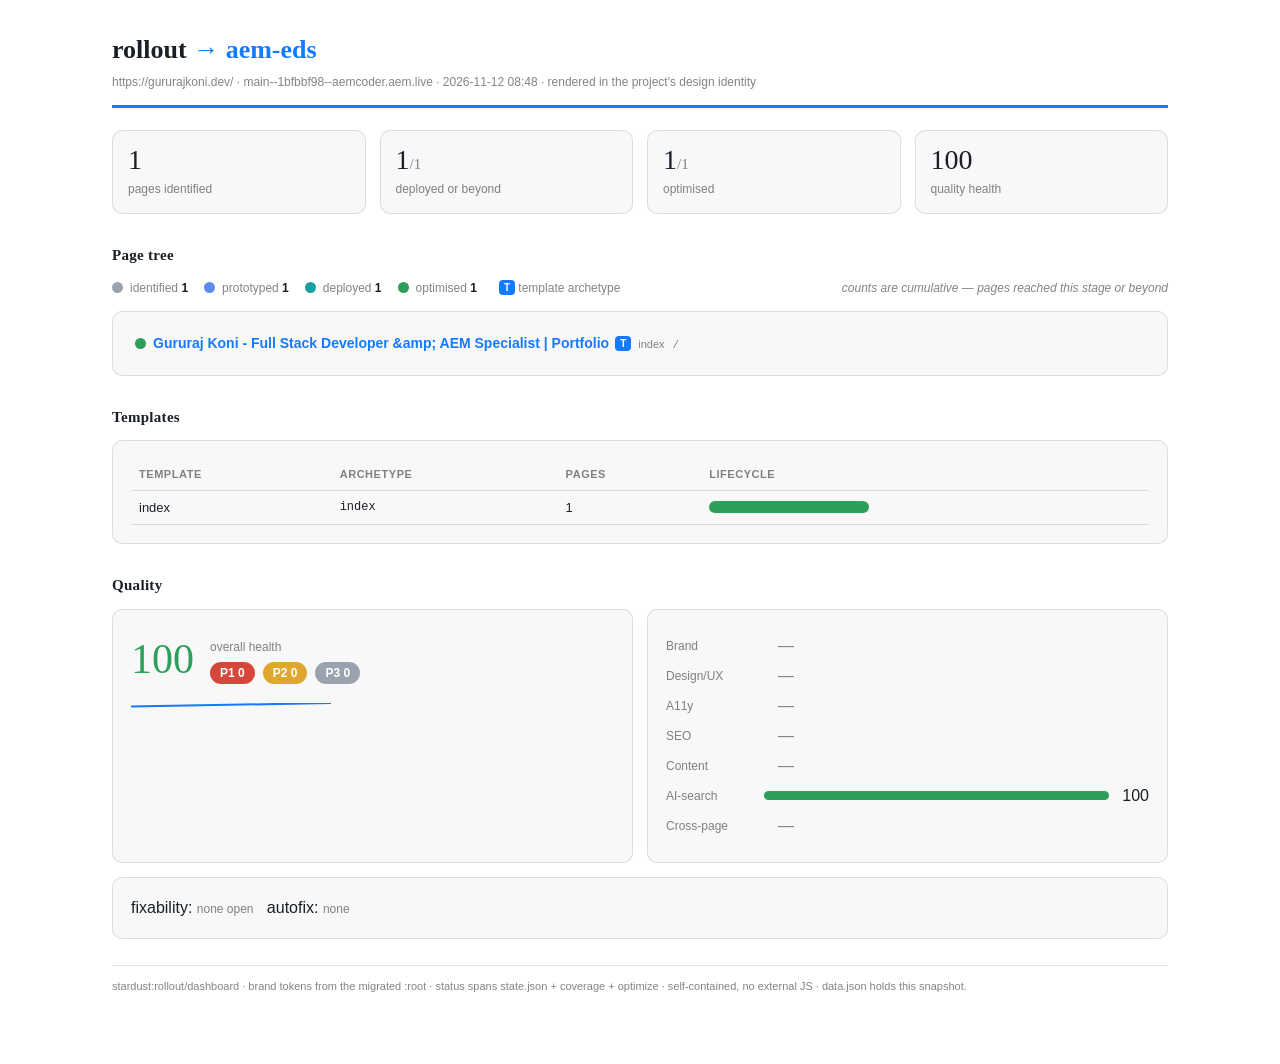
<file: stardust/rollout/dashboard/index.html>
<!doctype html><html lang="en"><head><meta charset="utf-8"><meta name="viewport" content="width=device-width, initial-scale=1">
<title>rollout — https://gururajkoni.dev/</title>
<style>
:root{--bg:#ffffff;--fg:#1a1f26;--accent:#147aff;--heading:Georgia, serif;--body:-apple-system,BlinkMacSystemFont,"Segoe UI",Helvetica,Arial,sans-serif;--radius:10px;--maxw:1100px;
--muted:color-mix(in srgb,var(--fg) 55%,transparent);--line:color-mix(in srgb,var(--fg) 12%,transparent);--card:color-mix(in srgb,var(--fg) 3%,var(--bg))}
*{box-sizing:border-box}body{margin:0;font-family:var(--body);color:var(--fg);background:var(--bg);line-height:1.5}
.wrap{max-width:var(--maxw);margin:0 auto;padding:30px 22px 70px}
header{border-bottom:3px solid var(--accent);padding-bottom:14px;margin-bottom:22px}
h1{font-family:var(--heading);font-size:26px;margin:0}h1 b{color:var(--accent)}
h2{font-family:var(--heading);font-size:15px;letter-spacing:.02em;margin:30px 0 12px}
.sub{color:var(--muted);font-size:12px;margin-top:4px}
.cards{display:grid;grid-template-columns:repeat(4,1fr);gap:14px;margin-bottom:8px}
.card{background:var(--card);border:1px solid var(--line);border-radius:var(--radius);padding:15px}
.card .n{font-family:var(--heading);font-size:28px;line-height:1}.card .l{font-size:12px;color:var(--muted);margin-top:6px}
.panel{background:var(--card);border:1px solid var(--line);border-radius:var(--radius);padding:18px;margin-bottom:14px}
.legend{display:flex;flex-wrap:wrap;gap:16px;margin:2px 0 14px;align-items:center}
.lg{font-size:12px;color:var(--muted)}.lg b{color:var(--fg)}.muted-note{font-style:italic;margin-left:auto}
.dot{display:inline-block;width:11px;height:11px;border-radius:50%;margin-right:7px;vertical-align:-1px}
.dot.folder{background:transparent;border:1.5px solid var(--line)}
.tree{font-size:14px}.tree ul{list-style:none;margin:0;padding-left:20px;border-left:1px dotted var(--line)}
.tree>ul{padding-left:4px;border-left:none}.tree li{margin:3px 0}
.nm{font-weight:600}.nm.is-t{color:var(--accent)}.nm.dir{color:var(--muted);font-weight:600}
.tmpl-badge{display:inline-block;background:var(--accent);color:var(--bg);font-size:10px;font-weight:700;border-radius:4px;padding:0 5px;margin-left:6px;vertical-align:1px}
.tref{font-size:11px;color:var(--muted);margin-left:7px}
.pth{font-size:11px;color:var(--muted);margin-left:8px;font-family:ui-monospace,Menlo,Consolas,monospace}
.fnd{font-size:11px;color:#d6473b;margin-left:8px}
table{width:100%;border-collapse:collapse;font-size:13px}td,th{text-align:left;padding:7px 8px;border-bottom:1px solid var(--line)}
th{font-size:11px;text-transform:uppercase;letter-spacing:.05em;color:var(--muted)}.mono{font-family:ui-monospace,Menlo,Consolas,monospace;font-size:12px}
.stack{display:flex;height:12px;width:160px;border-radius:6px;overflow:hidden;background:color-mix(in srgb,var(--fg) 8%,transparent)}.stack span{display:block}
.grid2{display:grid;grid-template-columns:1fr 1fr;gap:14px}
.gauge{display:flex;align-items:center;gap:16px}.gauge .big{font-family:var(--heading);font-size:42px}
.sev{display:flex;gap:8px;margin-top:6px}.pill{border-radius:20px;padding:2px 10px;font-size:12px;font-weight:600;color:#fff}
.dim{display:flex;align-items:center;gap:10px;margin:6px 0}.dl{width:88px;font-size:12px;color:var(--muted)}.dbar{flex:1;height:9px;background:color-mix(in srgb,var(--fg) 8%,transparent);border-radius:5px;overflow:hidden}.dbar i{display:block;height:100%}.dn{width:30px;text-align:right;font-variant-numeric:tabular-nums}.dn.na{color:var(--muted)}
.chip{display:inline-block;border:1px solid var(--line);border-radius:20px;padding:2px 10px;margin:3px 4px 0 0;font-size:12px}.chip b{color:var(--accent)}
footer{margin-top:26px;color:var(--muted);font-size:11px;border-top:1px solid var(--line);padding-top:12px}
@media(max-width:720px){.cards{grid-template-columns:repeat(2,1fr)}.grid2{grid-template-columns:1fr}}
</style></head><body><div class="wrap">
<header><h1>rollout <b>→ aem-eds</b></h1><div class="sub">https://gururajkoni.dev/ · main--1bfbbf98--aemcoder.aem.live · 2026-11-12 08:48 · rendered in the project's design identity</div></header>

<div class="cards">
  <div class="card"><div class="n">1</div><div class="l">pages identified</div></div>
  <div class="card"><div class="n">1<span style="font-size:15px;color:var(--muted)">/1</span></div><div class="l">deployed or beyond</div></div>
  <div class="card"><div class="n">1<span style="font-size:15px;color:var(--muted)">/1</span></div><div class="l">optimised</div></div>
  <div class="card"><div class="n">100</div><div class="l">quality health</div></div>
</div>

<h2>Page tree</h2>
<div class="legend"><span class="lg"><i class="dot" style="background:#9aa3ad" title="identified"></i>identified <b>1</b></span><span class="lg"><i class="dot" style="background:#5b8def" title="prototyped"></i>prototyped <b>1</b></span><span class="lg"><i class="dot" style="background:#18a0a0" title="deployed"></i>deployed <b>1</b></span><span class="lg"><i class="dot" style="background:#2e9e5b" title="optimised"></i>optimised <b>1</b></span><span class="lg"><span class="tmpl-badge">T</span> template archetype</span><span class="lg muted-note">counts are cumulative — pages reached this stage or beyond</span></div>
<div class="panel tree"><ul><li class="root"><i class="dot" style="background:#2e9e5b" title="optimised"></i><span class="nm is-t">Gururaj Koni - Full Stack Developer &amp;amp; AEM Specialist | Portfolio</span><span class="tmpl-badge" title="template archetype for index">T</span><span class="tref">index</span><span class="pth">/</span></li></ul></div>

<h2>Templates</h2>
<div class="panel"><table><thead><tr><th>template</th><th>archetype</th><th>pages</th><th>lifecycle</th></tr></thead><tbody><tr><td>index</td><td class="mono">index</td><td>1</td><td><span class="stack"><span style="width:100%;background:#2e9e5b" title="optimised: 1"></span></span></td></tr></tbody></table></div>

<h2>Quality</h2>
<div class="grid2">
  <div class="panel"><div class="gauge"><div class="big" style="color:#2e9e5b">100</div><div><div class="sub">overall health</div><div class="sev"><span class="pill" style="background:#d6473b">P1 0</span><span class="pill" style="background:#e0a72e">P2 0</span><span class="pill" style="background:#9aa3ad">P3 0</span></div></div></div><div style="margin-top:12px"><svg width="200" height="36" viewBox="0 0 200 36"><polyline fill="none" stroke="#147aff" stroke-width="2" points="0,3.6000000000000014 200,0"/></svg></div></div>
  <div class="panel"><div class="dim"><span class="dl">Brand</span><span class="dn na">—</span></div><div class="dim"><span class="dl">Design/UX</span><span class="dn na">—</span></div><div class="dim"><span class="dl">A11y</span><span class="dn na">—</span></div><div class="dim"><span class="dl">SEO</span><span class="dn na">—</span></div><div class="dim"><span class="dl">Content</span><span class="dn na">—</span></div><div class="dim"><span class="dl">AI-search</span><span class="dbar"><i style="width:100%;background:#2e9e5b"></i></span><span class="dn">100</span></div><div class="dim"><span class="dl">Cross-page</span><span class="dn na">—</span></div></div>
</div>
<div class="panel">fixability: <span class="sub">none open</span> &nbsp; autofix: <span class="sub">none</span></div>

<footer>stardust:rollout/dashboard · brand tokens from the migrated :root · status spans state.json + coverage + optimize · self-contained, no external JS · data.json holds this snapshot.</footer>
</div></body></html>
</file>
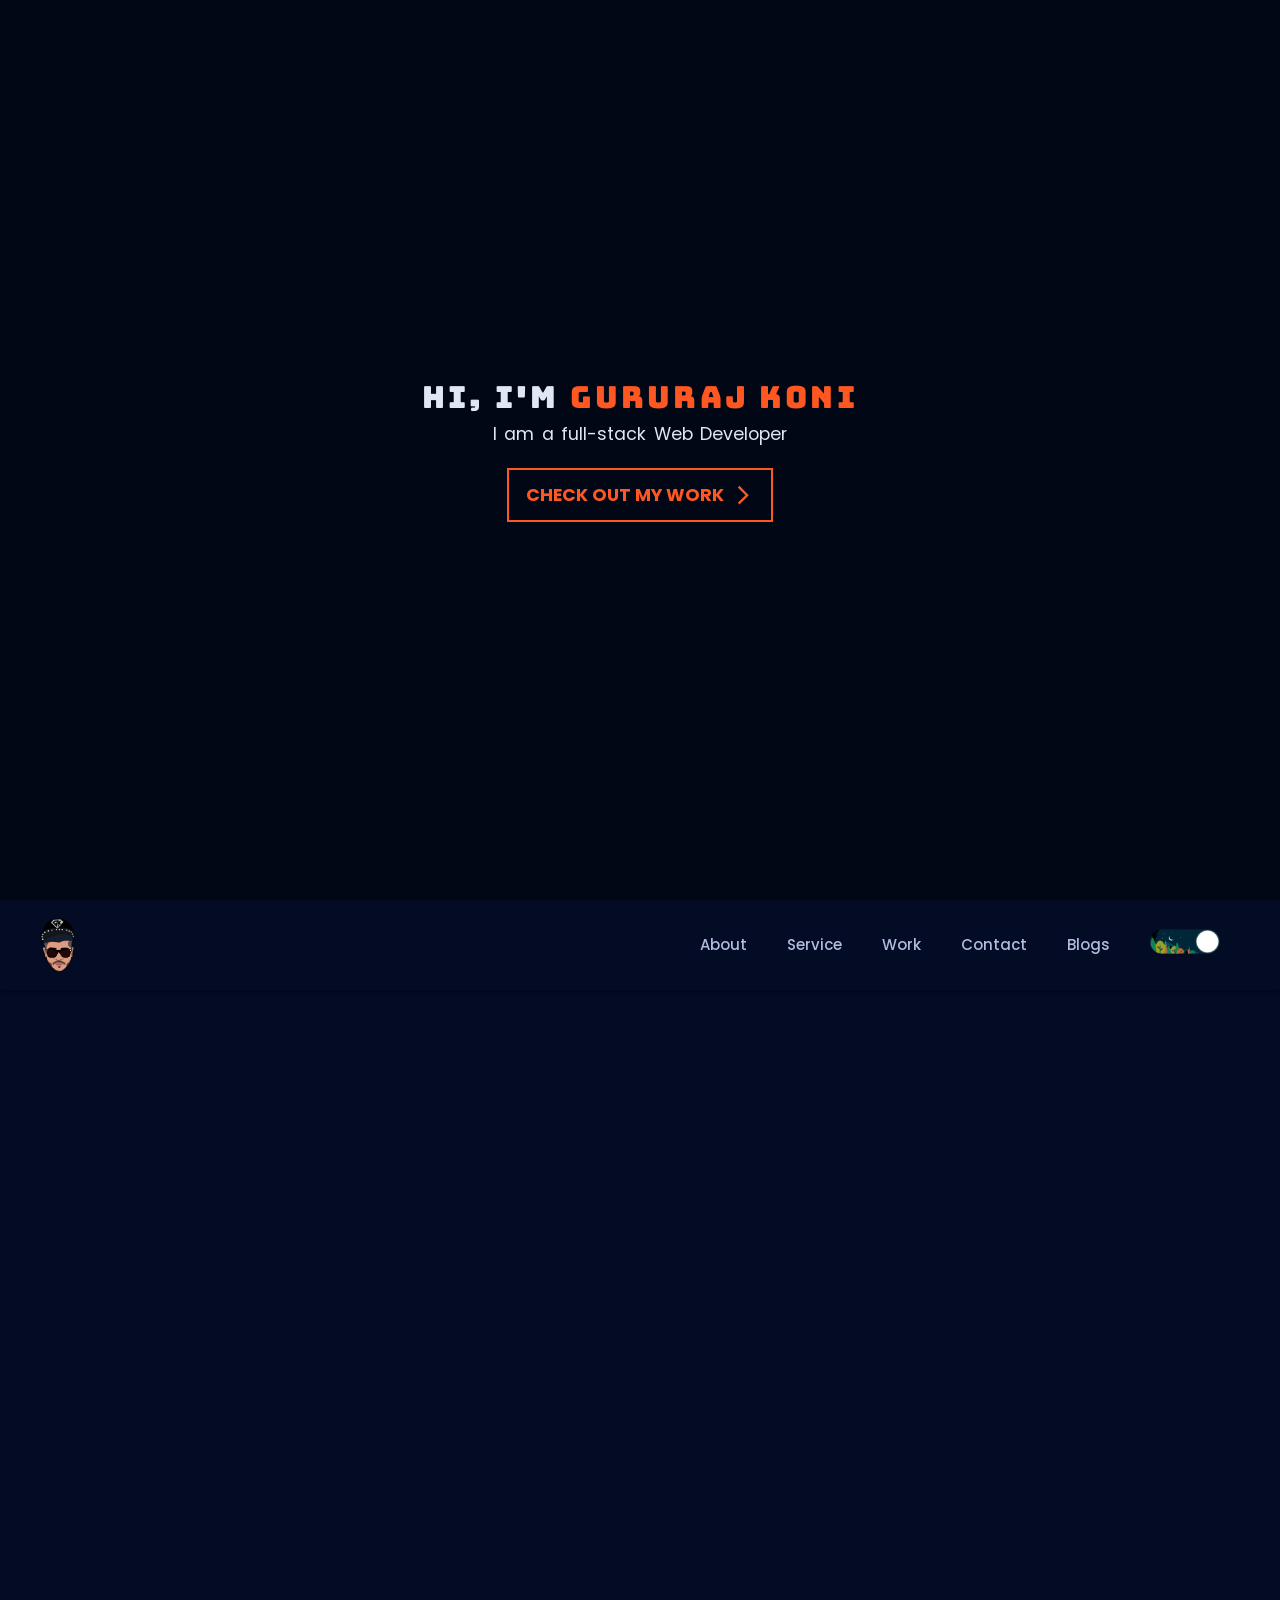
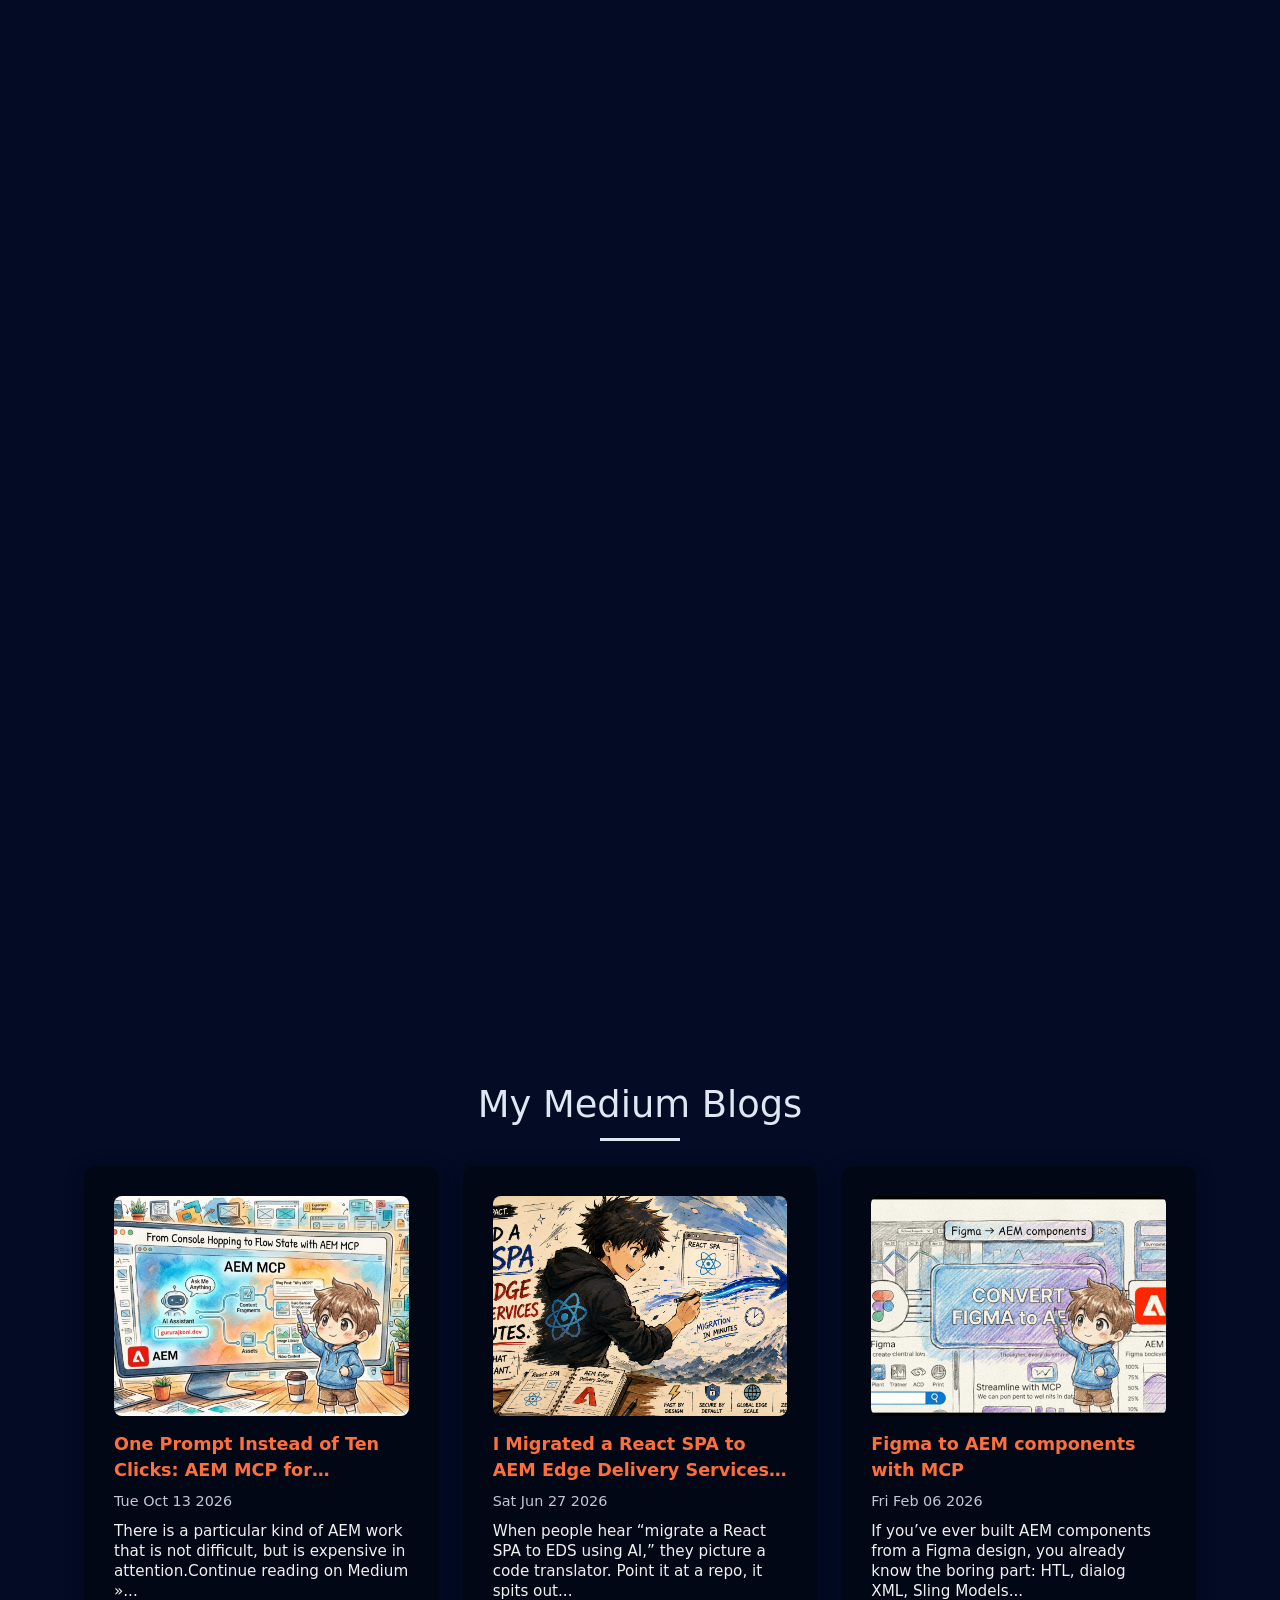
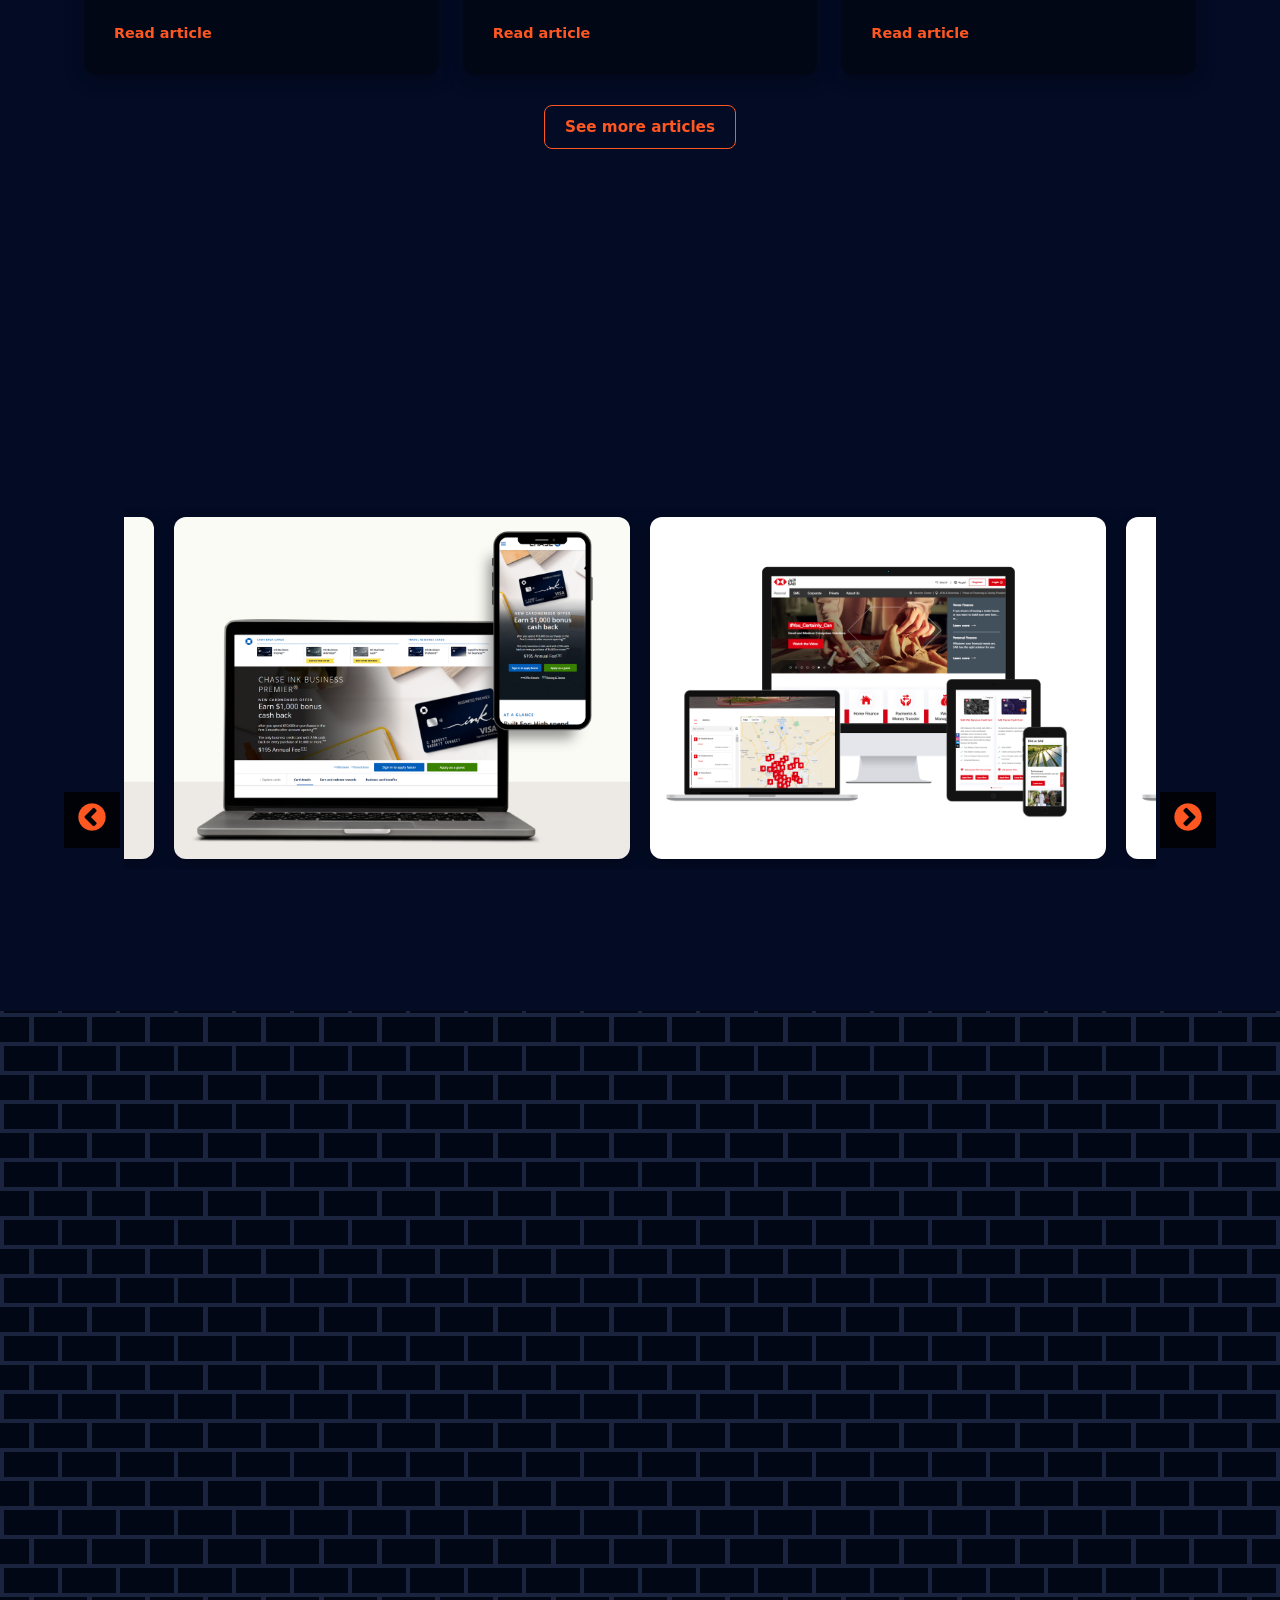
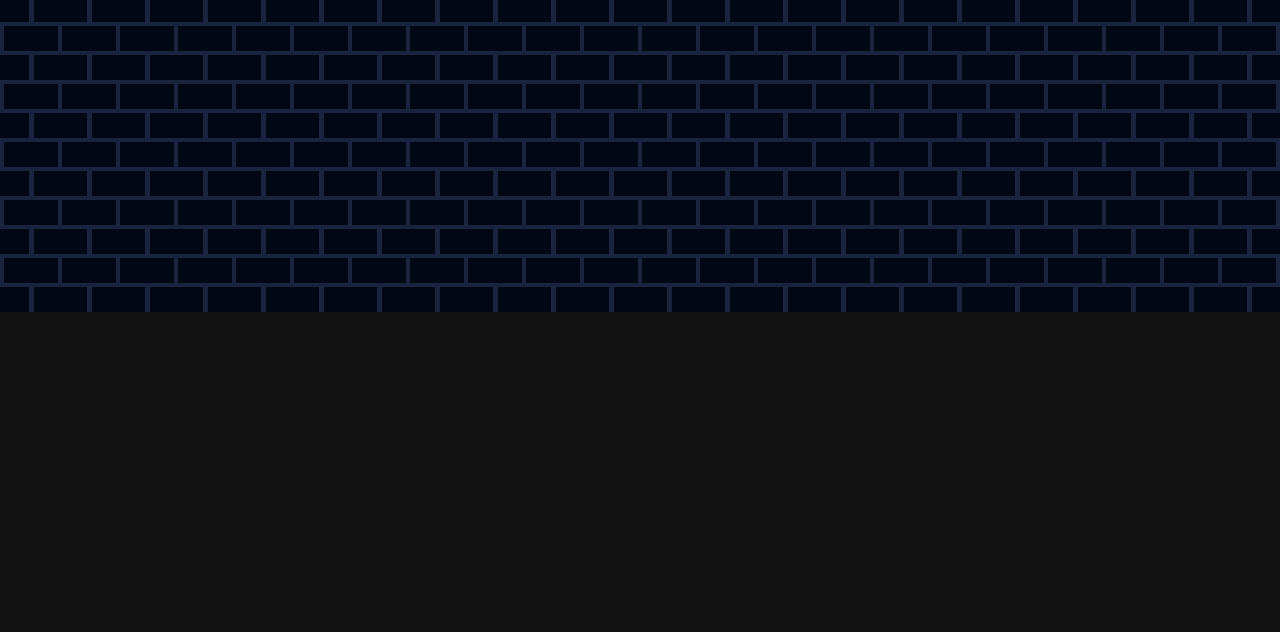
<file: stardust/prototypes/index-proposed.html>
<!DOCTYPE html>
<html lang="en">
<head>
  <meta charset="UTF-8">
  <meta name="viewport" content="width=device-width, initial-scale=1.0">
  <title>Gururaj Koni - Full Stack Developer &amp; AEM Specialist | Portfolio</title>
  <meta name="title" content="Gururaj Koni - Full Stack Developer &amp; AEM Specialist | Portfolio">
  <meta name="author" content="Gururaj Koni">
  <meta name="robots" content="index, follow">
  <link rel="canonical" href="https://gururajkoni.dev">
  <meta property="og:type" content="website">
  <meta property="og:url" content="https://gururajkoni.dev">
  <meta property="og:title" content="Gururaj Koni - Full Stack Developer &amp; AEM Specialist">
  <meta property="twitter:card" content="summary_large_image">
  <meta property="twitter:title" content="Gururaj Koni - Full Stack Developer &amp; AEM Specialist">
  <link rel="icon" type="image/png" href="media/logo-e3524b36.png">
  <link rel="stylesheet" href="index.css">
  <script src="index.js" defer></script>
</head>
<body>
<div class="App dark">

  <!-- Hero (static rendition of the three.js star field: solid --dark-blue canvas) -->
  <div class="hero">
    <section class="hero__section" data-reveal-group>
      <div class="hero__container">
        <p class="hero__intro">Hi, I'm <span class="hero__name" data-reveal="fade" style="--reveal-delay:.1s">Gururaj Koni</span></p>
        <p class="hero__desc" data-reveal="fade" style="--reveal-delay:.5s">I am a full-stack Web Developer</p>
        <button class="hero__btn" type="button" data-reveal="fade" style="--reveal-delay:.6s" data-scroll-viewport><span class="hero__btn-hover">Check out my work</span><span class="hero__btn-label">Check out my work</span><svg class="hero__arrow" stroke="currentColor" fill="currentColor" stroke-width="0" viewBox="0 0 24 24" height="1em" width="1em" xmlns="http://www.w3.org/2000/svg"><path fill="none" d="M0 0h24v24H0V0z"></path><path d="M6.23 20.23L8 22l10-10L8 2 6.23 3.77 14.46 12z"></path></svg></button>
      </div>
    </section>
    <div class="hero__bg">
      <div class="star-canvas"></div>
    </div>
  </div>

  <div class="body">
    <header class="navbar-container">
      <nav class="navbar">
        <button class="navbar__logo-btn" type="button" data-scroll-top><img class="navbar__logo" src="media/logo-e3524b36.png" alt="My logo"></button>
        <ul class="navbar__links">
          <li><a class="navbar__link" href="/#about">About</a></li>
          <li><a class="navbar__link" href="/#service">Service</a></li>
          <li><a class="navbar__link" href="/#work">Work</a></li>
          <li><a class="navbar__link" href="/#contact">Contact</a></li>
          <li><a class="navbar__link" href="/#blogs">Blogs</a></li>
          <li><button class="navbar__theme-btn" type="button" data-theme-toggle><img class="navbar__theme-img" src="media/dark-3fe9091c.png" alt="dark theme"></button></li>
        </ul>
        <div class="navbar__hamburger" role="button" tabindex="0"><span class="navbar__line"></span><span class="navbar__line"></span><span class="navbar__line"></span></div>
        <ul class="navbar__mobile-menu">
          <li><button class="navbar__theme-btn" type="button" data-theme-toggle><img class="navbar__theme-img" src="media/dark-3fe9091c.png" alt="dark theme"></button></li>
          <li><a class="navbar__mobile-link" href="/#about">About</a></li>
          <li><a class="navbar__mobile-link" href="/#service">Service</a></li>
          <li><a class="navbar__mobile-link" href="/#work">Work</a></li>
          <li><a class="navbar__mobile-link" href="/#contact">Contact</a></li>
          <li><a class="navbar__mobile-link" href="/#blogs">Blogs</a></li>
        </ul>
      </nav>
    </header>

    <main class="main">
      <!-- About -->
      <section class="section about" data-reveal-group>
        <span id="about" class="section__anchor">&nbsp;</span>
        <h1 class="section-title about__title" data-reveal="drop">About Me</h1>
        <div class="about__content">
          <div class="about__para">
            <p class="about__text" data-reveal="fade" style="--reveal-delay:.5s">I am an AEM Full Stack Developer and Graphic Designer with a Master's in Computer Science, blending technical expertise with a creative touch as a rapper and anime enthusiast. My background in the National Cadet Corps has instilled in me the discipline and leadership necessary to excel in collaborative projects. I look forward to working together on your next big thing. <a class="about__link" href="#contact">Contact me</a> to learn more.</p>
          </div>
          <div class="about__img-container" data-reveal="from-left" style="--reveal-delay:.5s"><img class="about__img" src="media/gk-face-d8668b3a.png" alt="Gururaj Koni"></div>
        </div>
      </section>

      <!-- Technologies -->
      <section class="section tech" data-reveal-group>
        <span class="section__anchor">&nbsp;</span>
        <p class="tech__title" data-reveal="fade" style="--reveal-delay:.5s">Here are a few technologies I`ve been working with recently:</p>
        <div class="tech__filters" data-reveal="drop">
          <button class="tech__filter is-active" type="button" data-filter="all">all</button>
          <button class="tech__filter" type="button" data-filter="languages">languages</button>
          <button class="tech__filter" type="button" data-filter="frameworks">frameworks</button>
          <button class="tech__filter" type="button" data-filter="tools">tools</button>
        </div>
        <div class="tech__grid"><abbr class="tech__item" title="AEM (Adobe Experience Manager)" data-stack="frameworks" data-reveal="rise" style="--reveal-delay:0s"><img class="tech__img" src="media/free-adob-experience-cloud-4238620-3516493.webp" alt="AEM (Adobe Experience Manager)"></abbr><abbr class="tech__item" title="Java" data-stack="languages" data-reveal="rise" style="--reveal-delay:.15s"><img class="tech__img" src="media/tech-java-original.svg" alt="Java"></abbr><abbr class="tech__item" title="HTML 5" data-stack="languages" data-reveal="rise" style="--reveal-delay:.3s"><img class="tech__img" src="media/tech-html5-plain.svg" alt="HTML 5"></abbr><abbr class="tech__item" title="CSS 3" data-stack="languages" data-reveal="rise" style="--reveal-delay:.45s"><img class="tech__img" src="media/tech-css3-plain.svg" alt="CSS 3"></abbr><abbr class="tech__item" title="JavaScript" data-stack="languages" data-reveal="rise" style="--reveal-delay:.6s"><img class="tech__img" src="media/tech-javascript-plain.svg" alt="JavaScript"></abbr><abbr class="tech__item" title="React JS" data-stack="frameworks" data-reveal="rise" style="--reveal-delay:.75s"><img class="tech__img" src="media/tech-react-original.svg" alt="React JS"></abbr><abbr class="tech__item" title="Bootstrap" data-stack="frameworks" data-reveal="rise" style="--reveal-delay:.9s"><img class="tech__img" src="media/tech-bootstrap-plain.svg" alt="Bootstrap"></abbr><abbr class="tech__item" title="Git" data-stack="tools" data-reveal="rise" style="--reveal-delay:1.05s"><img class="tech__img" src="media/tech-git-plain.svg" alt="Git"></abbr><abbr class="tech__item" title="Figma" data-stack="tools" data-reveal="rise" style="--reveal-delay:1.2s"><img class="tech__img" src="media/tech-figma-icon.svg" alt="Figma"></abbr><abbr class="tech__item" title="Photoshop" data-stack="tools" data-reveal="rise" style="--reveal-delay:1.35s"><img class="tech__img" src="media/tech-photoshop-plain.svg" alt="Photoshop"></abbr><abbr class="tech__item" title="Illustrator" data-stack="tools" data-reveal="rise" style="--reveal-delay:1.5s"><img class="tech__img" src="media/tech-illustrator-plain.svg" alt="Illustrator"></abbr></div>
      </section>

      <!-- Services -->
      <section class="section services" data-reveal-group>
        <span id="service" class="section__anchor">&nbsp;</span>
        <div class="services__container">
          <h1 class="section-title services__title" data-reveal="drop">My Services</h1>
          <p class="services__subtitle" data-reveal="fade" style="--reveal-delay:.15s">What I can do for you -</p>
          <div class="services__cards">
            <div class="services__tilt">
              <div class="services__card-shadow" data-reveal="from-left" style="--reveal-delay:0s;--reveal-duration:.5s">
                <div class="services__overlay"><p class="services__text">As a full stack developer, I handle both frontend and backend development, ensuring a seamless integration and functionality of your web application. From designing intuitive user interfaces to building secure server-side solutions, I deliver comprehensive web solutions.</p></div>
                <div class="services__card">
                  <div class="services__img-container"><img class="services__img" src="media/responsive-35cb8557.gif" alt="Full Stack Web Development"></div>
                  <p class="services__name">Full Stack Web Development</p>
                </div>
              </div>
            </div>
            <div class="services__tilt">
              <div class="services__card-shadow" data-reveal="from-left" style="--reveal-delay:.8s;--reveal-duration:.5s">
                <div class="services__overlay"><p class="services__text">With extensive experience in Adobe Experience Manager (AEM), I develop and customize CMS solutions that empower you to manage your website content effortlessly. I ensure that your AEM implementation is user-friendly, scalable, and tailored to meet your specific business needs.</p></div>
                <div class="services__card">
                  <div class="services__img-container"><img class="services__img" src="media/webDev-3329e0c2.gif" alt="AEM Development"></div>
                  <p class="services__name">AEM Development</p>
                </div>
              </div>
            </div>
            <div class="services__tilt">
              <div class="services__card-shadow" data-reveal="from-left" style="--reveal-delay:1.6s;--reveal-duration:.5s">
                <div class="services__overlay"><p class="services__text">As a graphic designer, I specialize in crafting visually captivating designs that enhance your web application's overall user experience. From logos to user interfaces, my creative solutions ensure a visually cohesive and memorable online presence for your brand.</p></div>
                <div class="services__card">
                  <div class="services__img-container"><img class="services__img services__img--small" src="media/galshir-vector-trophy-3925c899.gif" alt="Graphic Design"></div>
                  <p class="services__name">Graphic Design</p>
                </div>
              </div>
            </div>
          </div>
        </div>
      </section>

      <!-- Medium blogs -->
      <section class="section blogs">
        <span id="blogs" class="section__anchor">&nbsp;</span>
        <section>
          <h2 class="section-title blogs__title">My Medium Blogs</h2>
          <div class="blogs__container">
            <div class="blogs__grid"><a class="blogs__link" href="https://gururajkoni.medium.com/one-prompt-instead-of-ten-clicks-aem-mcp-for-developers-cc38a7b87734?source=rss-3e8990156abc------2" target="_blank" rel="noopener noreferrer">
                <article class="blogs__card"><img class="blogs__img" src="media/blog-1-8T7kKNdSPWYioIXbXMDc9A.jpeg" alt="One Prompt Instead of Ten Clicks: AEM MCP for Developers">
                  <h3 class="blogs__card-title">One Prompt Instead of Ten Clicks: AEM MCP for Developers</h3>
                  <p class="blogs__date">Tue Oct 13 2026</p>
                  <p class="blogs__snippet">There is a particular kind of AEM work that is not difficult, but is expensive in attention.Continue reading on Medium »...</p>
                  <span class="blogs__read-more">Read article</span></article>
              </a><a class="blogs__link" href="https://gururajkoni.medium.com/i-migrated-a-react-spa-to-aem-edge-delivery-services-in-minutes-heres-what-that-actually-meant-d0af80edaa95?source=rss-3e8990156abc------2" target="_blank" rel="noopener noreferrer">
                <article class="blogs__card"><img class="blogs__img" src="media/blog-2-k6Hw7kTDQCAxoyA4pOzfkA.png" alt="I Migrated a React SPA to AEM Edge Delivery Services in Minutes. Here’s What That Actually Meant.">
                  <h3 class="blogs__card-title">I Migrated a React SPA to AEM Edge Delivery Services in Minutes. Here’s What That Actually Meant.</h3>
                  <p class="blogs__date">Sat Jun 27 2026</p>
                  <p class="blogs__snippet">When people hear “migrate a React SPA to EDS using AI,” they picture a code translator. Point it at a repo, it spits out...</p>
                  <span class="blogs__read-more">Read article</span></article>
              </a><a class="blogs__link" href="https://gururajkoni.medium.com/figma-to-aem-components-with-mcp-78c780868459?source=rss-3e8990156abc------2" target="_blank" rel="noopener noreferrer">
                <article class="blogs__card"><img class="blogs__img" src="media/blog-3-qKBstQveTY6_8wGoq3rzCw.gif" alt="Figma to AEM components with MCP">
                  <h3 class="blogs__card-title">Figma to AEM components with MCP</h3>
                  <p class="blogs__date">Fri Feb 06 2026</p>
                  <p class="blogs__snippet">If you’ve ever built AEM components from a Figma design, you already know the boring part: HTL, dialog XML, Sling Models...</p>
                  <span class="blogs__read-more">Read article</span></article>
              </a></div>
            <button class="blogs__more" type="button" aria-expanded="false">See more articles</button>
          </div>
        </section>
      </section>

      <!-- Recent works carousel -->
      <section class="section works" data-reveal-group>
        <span id="work" class="section__anchor">&nbsp;</span>
        <div class="works__inner">
          <h1 class="section-title works__title" data-reveal="drop">My Recent Works</h1>
          <div class="works__carousel">
            <div class="works__slider" data-carousel>
              <button class="works__arrow works__arrow--prev" type="button" data-carousel-prev> Previous</button>
              <div class="works__list">
                <div class="works__track" data-carousel-track>
                  <!-- real slides; presentational loop clones are added by index.js -->
                  <div class="works__slide" data-slide>
                    <div class="works__card"><a class="works__link" href="https://www.sab.com/en/personal/" target="_blank" rel="noopener noreferrer">
                        <div class="works__img-container"><img class="works__img" src="media/SAB-0660ccc8.png" alt="SAB.com">
                          <div class="works__overlay">
                            <h2 class="works__name">SAB.com</h2>
                            <div class="works__view"><svg xmlns="http://www.w3.org/2000/svg" width="20" height="20" viewBox="0 0 24 24" fill="none" stroke="currentColor" stroke-width="2" stroke-linecap="round" stroke-linejoin="round"><path d="M18 13v6a2 2 0 0 1-2 2H5a2 2 0 0 1-2-2V8a2 2 0 0 1 2-2h6"></path><polyline points="15 3 21 3 21 9"></polyline><line x1="10" y1="14" x2="21" y2="3"></line></svg><span>View Project</span></div>
                          </div>
                        </div>
                      </a></div>
                  </div>
                  <div class="works__slide" data-slide>
                    <div class="works__card"><a class="works__link" href="https://www.meemic.com/" target="_blank" rel="noopener noreferrer">
                        <div class="works__img-container"><img class="works__img" src="media/Meemic-b6c4876f.png" alt="Meemic.com">
                          <div class="works__overlay">
                            <h2 class="works__name">Meemic.com</h2>
                            <div class="works__view"><svg xmlns="http://www.w3.org/2000/svg" width="20" height="20" viewBox="0 0 24 24" fill="none" stroke="currentColor" stroke-width="2" stroke-linecap="round" stroke-linejoin="round"><path d="M18 13v6a2 2 0 0 1-2 2H5a2 2 0 0 1-2-2V8a2 2 0 0 1 2-2h6"></path><polyline points="15 3 21 3 21 9"></polyline><line x1="10" y1="14" x2="21" y2="3"></line></svg><span>View Project</span></div>
                          </div>
                        </div>
                      </a></div>
                  </div>
                  <div class="works__slide" data-slide>
                    <div class="works__card"><a class="works__link" href="https://github.com/gururajkoni04/Shopping_Website_in_Java_Using_JSP_and_Servlet" target="_blank" rel="noopener noreferrer">
                        <div class="works__img-container"><img class="works__img" src="media/KoniStore-9b6b8acc.png" alt="Shopping Website in Java Using JSP and Servlet">
                          <div class="works__overlay">
                            <h2 class="works__name">Shopping Website in Java Using JSP and Servlet</h2>
                            <div class="works__view"><svg xmlns="http://www.w3.org/2000/svg" width="20" height="20" viewBox="0 0 24 24" fill="none" stroke="currentColor" stroke-width="2" stroke-linecap="round" stroke-linejoin="round"><path d="M18 13v6a2 2 0 0 1-2 2H5a2 2 0 0 1-2-2V8a2 2 0 0 1 2-2h6"></path><polyline points="15 3 21 3 21 9"></polyline><line x1="10" y1="14" x2="21" y2="3"></line></svg><span>View Project</span></div>
                          </div>
                        </div>
                      </a></div>
                  </div>
                  <div class="works__slide" data-slide>
                    <div class="works__card"><a class="works__link" href="https://www.acg.aaa.com/connect" target="_blank" rel="noopener noreferrer">
                        <div class="works__img-container"><img class="works__img" src="media/ACG-15ccf5bb.png" alt="ACG AAA Connect">
                          <div class="works__overlay">
                            <h2 class="works__name">ACG AAA Connect</h2>
                            <div class="works__view"><svg xmlns="http://www.w3.org/2000/svg" width="20" height="20" viewBox="0 0 24 24" fill="none" stroke="currentColor" stroke-width="2" stroke-linecap="round" stroke-linejoin="round"><path d="M18 13v6a2 2 0 0 1-2 2H5a2 2 0 0 1-2-2V8a2 2 0 0 1 2-2h6"></path><polyline points="15 3 21 3 21 9"></polyline><line x1="10" y1="14" x2="21" y2="3"></line></svg><span>View Project</span></div>
                          </div>
                        </div>
                      </a></div>
                  </div>
                  <div class="works__slide" data-slide>
                    <div class="works__card"><a class="works__link" href="https://creditcards.chase.com/a1/doordash/AEPFAR2DP625" target="_blank" rel="noopener noreferrer">
                        <div class="works__img-container"><img class="works__img" src="media/JPMC-85989c89.png" alt="Chase DoorDash Credit Card">
                          <div class="works__overlay">
                            <h2 class="works__name">Chase DoorDash Credit Card</h2>
                            <div class="works__view"><svg xmlns="http://www.w3.org/2000/svg" width="20" height="20" viewBox="0 0 24 24" fill="none" stroke="currentColor" stroke-width="2" stroke-linecap="round" stroke-linejoin="round"><path d="M18 13v6a2 2 0 0 1-2 2H5a2 2 0 0 1-2-2V8a2 2 0 0 1 2-2h6"></path><polyline points="15 3 21 3 21 9"></polyline><line x1="10" y1="14" x2="21" y2="3"></line></svg><span>View Project</span></div>
                          </div>
                        </div>
                      </a></div>
                  </div>
                  <div class="works__slide" data-slide>
                    <div class="works__card"><a class="works__link" href="https://creditcards.chase.com/a1/Business/Premier0925" target="_blank" rel="noopener noreferrer">
                        <div class="works__img-container"><img class="works__img" src="media/Chase-c3b41f06.png" alt="Chase Business Premier">
                          <div class="works__overlay">
                            <h2 class="works__name">Chase Business Premier</h2>
                            <div class="works__view"><svg xmlns="http://www.w3.org/2000/svg" width="20" height="20" viewBox="0 0 24 24" fill="none" stroke="currentColor" stroke-width="2" stroke-linecap="round" stroke-linejoin="round"><path d="M18 13v6a2 2 0 0 1-2 2H5a2 2 0 0 1-2-2V8a2 2 0 0 1 2-2h6"></path><polyline points="15 3 21 3 21 9"></polyline><line x1="10" y1="14" x2="21" y2="3"></line></svg><span>View Project</span></div>
                          </div>
                        </div>
                      </a></div>
                  </div>
                </div>
              </div>
              <button class="works__arrow works__arrow--next" type="button" data-carousel-next> Next</button>
            </div>
          </div>
        </div>
      </section>

      <!-- Contact -->
      <div class="contact">
        <section class="section contact__section" data-reveal-group>
          <span id="contact" class="section__anchor">&nbsp;</span>
          <h1 class="section-title contact__title" data-reveal="drop">Get in Touch!</h1>
          <p class="contact__subtitle" data-reveal="fade" style="--reveal-delay:.15s">I'm always excited to hear about new opportunities and collaborations. Don't hesitate to reach out and let's make something great.</p>
          <div class="contact__container">
            <form class="contact__form-container" action="https://formspree.io/f/xrbzeljl" method="post" data-reveal="slide-left">
              <div class="contact__form">
                <h4 class="contact__form-title">Contact Me</h4>
                <input class="contact__input" type="text" name="name" placeholder="Name"><input class="contact__input" type="email" name="email" placeholder="Email"><textarea class="contact__input contact__textarea" name="message" placeholder="Your message"></textarea>
                <button class="contact__btn" type="submit"><span class="contact__btn-hover">Get in touch</span><span class="contact__btn-label">Get in touch</span></button>
              </div>
            </form>
            <div class="contact__img-container" data-reveal="slide-right"><img class="contact__img" src="media/contact-e9a8509a-e9a8509a.svg" alt="contact"></div>
          </div>
        </section>
      </div>
    </main>
  </div>

  <footer class="footer" data-reveal-group>
    <div class="footer__up" data-reveal="fade" style="--reveal-delay:1s"><abbr title="back to home page"><button class="footer__overlay footer__up-btn" type="button" data-scroll-top><svg class="footer__icon-hover footer__up-icon-hover" stroke="currentColor" fill="currentColor" stroke-width="0" viewBox="0 0 16 16" height="1em" width="1em" xmlns="http://www.w3.org/2000/svg"><path fill-rule="evenodd" d="M7.646 2.646a.5.5 0 0 1 .708 0l6 6a.5.5 0 0 1-.708.708L8 3.707 2.354 9.354a.5.5 0 1 1-.708-.708l6-6z"></path><path fill-rule="evenodd" d="M7.646 6.646a.5.5 0 0 1 .708 0l6 6a.5.5 0 0 1-.708.708L8 7.707l-5.646 5.647a.5.5 0 0 1-.708-.708l6-6z"></path></svg><svg class="footer__icon footer__up-icon" stroke="currentColor" fill="currentColor" stroke-width="0" viewBox="0 0 16 16" height="1em" width="1em" xmlns="http://www.w3.org/2000/svg"><path fill-rule="evenodd" d="M7.646 2.646a.5.5 0 0 1 .708 0l6 6a.5.5 0 0 1-.708.708L8 3.707 2.354 9.354a.5.5 0 1 1-.708-.708l6-6z"></path><path fill-rule="evenodd" d="M7.646 6.646a.5.5 0 0 1 .708 0l6 6a.5.5 0 0 1-.708.708L8 7.707l-5.646 5.647a.5.5 0 0 1-.708-.708l6-6z"></path></svg></button></abbr></div>
    <p class="footer__title"><span class="footer__title-text">My Social Networks</span></p>
    <div class="footer__icons"><a class="footer__overlay" href="https://www.linkedin.com/in/gururajkoni/" target="_blank" rel="noreferrer"><img class="footer__icon-hover" src="media/linkedin-c485396a.png" alt="LinkedIn"><img class="footer__icon" src="media/linkedin%20(1)-e61db1d1.png" alt="LinkedIn"></a><a class="footer__overlay" href="https://www.facebook.com/konigraphics69" target="_blank" rel="noreferrer"><img class="footer__icon-hover" src="media/facebook-52917ccc.png" alt="Facebook"><img class="footer__icon" src="media/facebook%20(1)-2b95e18b.png" alt="Facebook"></a><a class="footer__overlay" href="https://www.instagram.com/koni_graphics/" target="_blank" rel="noreferrer"><img class="footer__icon-hover" src="media/instagram-090853cb.png" alt="Instagram"><img class="footer__icon" src="media/instagram%20(1)-88a6c759.png" alt="Instagram"></a><a class="footer__overlay" href="https://twitter.com/gururajkon69?lang=en" target="_blank" rel="noreferrer"><img class="footer__icon-hover" src="media/twitter-5805b2d2.png" alt="Twitter"><img class="footer__icon" src="media/twitter%20(1)-d5d22e96.png" alt="Twitter"></a><a class="footer__overlay" href="https://github.com/gururajkoni04" target="_blank" rel="noreferrer"><img class="footer__icon-hover" src="media/github-c9477c30.png" alt="Github"><img class="footer__icon" src="media/github%20(1)-a11c3607.png" alt="Github"></a></div>
    <abbr class="footer__line" title="Github"><a class="footer__link" href="https://github.com/gururajkoni04" target="_blank" rel="noreferrer">❤️ Crafted with care <span class="footer__copy">©</span> Gururaj Koni</a></abbr><abbr class="footer__line" title="Buy Me a Coffee"><a class="footer__link" href="https://buymeacoffee.com/gururajkoni" target="_blank" rel="noreferrer">☕ Buy me a coffee</a></abbr>
  </footer>
</div>
</body>
</html>
</file>
<file: stardust/prototypes/index.css>
/* gururajkoni.dev — replica prototype (index / landing)
   Values lifted from the source module CSS (index-d850fa1f.css + slick-carousel-f3396b20.css).
   Source breakpoints: 480 / 545 / 600 / 768 / 900 / 992 / 1024 / 1200 / 1280 / 1400. */
@import "https://fonts.googleapis.com/css2?family=Bungee&family=Bungee+Inline&family=Bungee+Outline&family=Merriweather+Sans:ital,wght@0,300;0,400;0,500;0,600;0,700;0,800;1,300;1,400;1,500;1,600;1,700;1,800&family=Montserrat+Alternates:ital,wght@0,100;0,200;0,300;0,400;0,500;0,600;0,700;0,800;0,900;1,100;1,200;1,300;1,400;1,500;1,600;1,700;1,800;1,900&family=Poppins:ital,wght@0,100;0,200;0,300;0,400;0,500;0,600;0,700;0,800;0,900;1,100;1,200;1,300;1,400;1,500;1,600;1,700;1,800;1,900&display=swap";

/* slick carousel's own icon font (arrow glyphs), self-hosted from the source bundle */
@font-face {
  font-family: slick;
  font-weight: 400;
  font-style: normal;
  src: url("media/slick.woff") format("woff");
}

/* ---------- reset (source: tailwind preflight + global `*` rule) ---------- */
*, ::before, ::after { box-sizing: border-box; border: 0 solid #e5e7eb; }
html { line-height: 1.5; -webkit-text-size-adjust: 100%; tab-size: 4; -webkit-tap-highlight-color: transparent; }
body { margin: 0; line-height: inherit; }
h1, h2, h3, h4, h5, h6 { font-size: inherit; font-weight: inherit; }
a { color: inherit; text-decoration: inherit; }
abbr:where([title]) { text-decoration: underline dotted; }
button, input, textarea { font-family: inherit; font-size: 100%; font-weight: inherit; line-height: inherit; color: inherit; margin: 0; padding: 0; }
button, [type="button"], [type="submit"] { -webkit-appearance: button; background-color: transparent; background-image: none; }
button, [role="button"] { cursor: pointer; }
textarea { resize: vertical; }
input::placeholder, textarea::placeholder { opacity: 1; color: #9ca3af; }
ul { list-style: none; margin: 0; padding: 0; }
img, svg { display: block; vertical-align: middle; }
img { max-width: 100%; height: auto; }
* {
  margin: 0;
  padding: 0;
  box-sizing: border-box;
  font-family: Calibre, Inter, San Francisco, SF Pro Text, -apple-system, system-ui, sans-serif;
  scroll-behavior: smooth;
  color-scheme: dark;
}
::-webkit-scrollbar { width: 8.5px; height: 0; background-color: var(--dark-blue); }
::-webkit-scrollbar-thumb { background-color: var(--light-grey); border-radius: 8px; }

/* ---------- tokens (dark default, light theme) ---------- */
.App {
  --navy: #030b25;
  --white: #dfe7f3;
  --grey: #b1bcdc;
  --light-grey: #1b243f;
  --dark-blue: #020716;
  --low-opacity: #000000cd;
  --date: #c0c8d1;
  --snippet: #f0f0f0;
  --bg: #0d1b2a;
  --cyan: #ff5722;
  --light-blue: #f4511e;
  --new-footer: #d84315;
  --title: #ff6f3c;
  --font-display: Bungee, cursive;
  --font-ui: Poppins;
}
.App.light {
  --navy: #dfe7f3;
  --white: #020716;
  --grey: #030b25;
  --dark-blue: #fff;
  --light-grey: #dfe7f3;
  --low-opacity: #ffffffcd;
  --date: #777777;
  --snippet: #555555;
  --bg: #f9f9f9;
  --new-footer: #bf360c;
  --title: #e64a19;
}

/* ---------- shared ---------- */
.body { position: relative; z-index: 0; background-color: var(--navy); }
.section { max-width: 90%; margin-left: auto; margin-right: auto; }
.section-title {
  color: var(--white);
  font-size: 1.8rem;
  font-weight: 500;
  text-align: center;
  position: relative;
  padding: 8px 0;
}
.section-title::after {
  content: "";
  background-color: var(--white);
  width: 60px;
  height: 2.5px;
  display: inline-block;
  position: absolute;
  bottom: 0;
  left: 50%;
  transform: translate(-50%);
}

/* ---------- hero ---------- */
.hero { position: relative; width: 100vw; height: 100vh; z-index: 10; }
.hero__container {
  width: 100vw;
  height: 100vh;
  padding-left: 50px;
  position: relative;
  display: flex;
  flex-direction: column;
  align-items: flex-start;
  justify-content: center;
  background: transparent;
  z-index: 0;
}
.hero__intro {
  width: 100%;
  display: flex;
  flex-direction: column;
  font-size: .75rem;
  letter-spacing: .1rem;
  line-height: 1.7rem;
  font-family: var(--font-ui);
  color: var(--white);
}
.hero__name { color: var(--cyan); font-family: var(--font-display); font-size: 1.5rem; }
.hero__desc {
  font-family: var(--font-ui);
  font-size: .75rem;
  word-spacing: .15rem;
  margin-top: 5px;
  margin-bottom: 15px;
  color: var(--white);
}
.hero__btn {
  font-size: .9rem;
  position: relative;
  overflow: hidden;
  padding: 10px 13px;
  color: var(--cyan);
  text-transform: uppercase;
  font-weight: 700;
  background: transparent;
  border: 2px solid var(--cyan);
  cursor: pointer;
  isolation: isolate;
  transition: all 1s;
}
.hero__btn::before {
  content: "";
  position: absolute;
  height: 100%;
  width: 0;
  top: 0;
  left: -40px;
  transform: skew(45deg);
  background-color: var(--cyan);
  z-index: -1;
  transition: all 1s;
}
.hero__btn:hover, .hero__btn:focus { color: var(--white); }
.hero__btn:hover::before, .hero__btn:focus::before { width: 160%; }
.hero__btn-hover, .hero__btn-label {
  font-family: Poppins, sans-serif;
  position: relative;
  z-index: 1;
  transition: all .2s ease-out;
}
.hero__btn-hover { position: absolute; top: 10px; left: 13px; opacity: 0; transform: translateY(-100%); }
.hero__arrow {
  position: relative;
  z-index: 1;
  margin-left: 5px;
  font-size: 17px;
  display: inline;
  transition: transform .3s ease-in-out;
}
.hero__btn:hover .hero__btn-label, .hero__btn:focus .hero__btn-label { opacity: 0; transform: translateY(100%); }
.hero__btn:hover .hero__btn-hover, .hero__btn:focus .hero__btn-hover { opacity: 1; transform: translate(0); }
.hero__btn:hover .hero__arrow, .hero__btn:focus .hero__arrow { transform: rotate(90deg); }
.hero__bg { position: absolute; left: 0; top: 0; z-index: -1; }
.star-canvas {
  position: relative;
  width: 100vw;
  height: 100vh;
  overflow: hidden;
  pointer-events: none;
  background-color: var(--dark-blue);
}

/* ---------- navbar ---------- */
.navbar-container { position: relative; height: 86px; }
.navbar {
  padding: 14px 30px 14px 15px;
  display: flex;
  width: 100%;
  position: absolute;
  top: 0;
  justify-content: space-between;
  align-items: center;
  background-color: var(--navy);
  box-shadow: 0 1px 3px var(--dark-blue);
  z-index: 3;
}
.navbar.fixed { position: fixed; }
.navbar__logo-btn { width: 40px; transition: transform .3s, background-color .3s; }
.navbar__logo-btn:hover { transform: scale(1.12); background-color: var(--dark-blue); }
.navbar__logo { width: 70%; height: auto; }
.navbar__links {
  font-size: 13px;
  font-weight: 500;
  display: none;
  align-items: center;
  gap: 30px;
  color: var(--grey);
}
.navbar__link { font-family: var(--font-ui); }
.navbar__link:hover { color: var(--cyan); }
.navbar__links > li { transition: transform .3s; }
.navbar__links > li:hover { transform: scale(1.1); }
.navbar__theme-btn { width: 70px; transition: transform .3s; }
.navbar__theme-btn:hover { transform: scale(1.1); }
.navbar__theme-img { width: 100%; height: 100%; object-fit: cover; }
.navbar__mobile-menu {
  position: absolute;
  top: 65.5px;
  left: 0;
  height: 0;
  opacity: 0;
  display: flex;
  flex-direction: column;
  align-items: flex-end;
  gap: 30px;
  padding-right: 35px;
  overflow: hidden;
  transition: height .3s ease-out;
  width: 100%;
  z-index: 1;
  color: var(--grey);
  background-color: var(--dark-blue);
}
.navbar.is-open .navbar__mobile-menu { height: 100vh; opacity: 1; }
.navbar__mobile-link {
  font-family: var(--font-ui);
  text-transform: uppercase;
  font-size: 1.3rem;
}
.navbar__hamburger { width: 40px; height: 22px; position: relative; cursor: pointer; display: inline-block; }
.navbar__line {
  background-color: var(--cyan);
  position: absolute;
  border-radius: 2px;
  transition: .5s cubic-bezier(.8, .5, .2, 1.4);
  height: 3px;
}
.navbar__line:nth-child(1) { width: 100%; top: 0; right: 0; }
.navbar__line:nth-child(2) { width: 75%; top: 9.5px; right: 0; opacity: 1; }
.navbar__line:nth-child(3) { width: 50%; bottom: 0; right: 0; }
.navbar.is-open .navbar__line:nth-child(1) { transform: rotate(45deg); top: 9px; }
.navbar.is-open .navbar__line:nth-child(2) { opacity: 0; }
.navbar.is-open .navbar__line:nth-child(3) { width: 100%; transform: rotate(-45deg); top: 9px; }

/* ---------- about ---------- */
.about__title { margin-bottom: 40px; }
.about__title::after { width: 50px; }
.about__content { width: 100%; display: flex; flex-direction: column; align-items: center; gap: 35px; }
.about__para { width: 89%; margin: 20px auto; overflow: hidden; }
.about__text { font-size: 14.5px; word-spacing: .13rem; text-align: left; color: var(--grey); margin-bottom: 8px; }
.about__link { color: var(--cyan); position: relative; padding-bottom: 1.5px; }
.about__link::after {
  content: "";
  position: absolute;
  width: 0;
  height: 1px;
  display: inline-block;
  left: 0;
  bottom: 0;
  background-color: var(--cyan);
  transition: .3s;
}
.about__link:hover::after { width: 100%; }
.about__img-container { width: 70%; position: relative; }
.about__img {
  --s: 14px;
  --b: 1.4px;
  --w: 260px;
  --c: var(--cyan);
  --_g: var(--c) var(--b), #0000 0 calc(100% - var(--b)), var(--c) 0;
  width: 100%;
  aspect-ratio: 1;
  object-fit: cover;
  padding: calc(2 * var(--s));
  background:
    linear-gradient(var(--_g)) 50% / 100% var(--_i, 100%) no-repeat,
    linear-gradient(90deg, var(--_g)) 50% / var(--_i, 100%) 100% no-repeat;
  outline: calc(var(--w) / 2) solid #0009;
  outline-offset: calc(var(--w) / -2 - 2 * var(--s));
  transition: .4s;
  cursor: pointer;
}
.about__img:hover {
  outline: var(--b) solid var(--c);
  outline-offset: calc(var(--s) / -2);
  --_i: calc(100% - 2 * var(--s));
}

/* ---------- technologies ---------- */
.tech__title {
  width: 89%;
  font-size: 14.5px;
  word-spacing: .13rem;
  text-align: left;
  color: var(--grey);
  margin: 50px auto;
}
.tech__filters {
  width: 89%;
  display: grid;
  grid-template-columns: auto auto auto auto;
  margin: 0 auto 25px;
  color: var(--white);
}
.tech__filter {
  text-transform: capitalize;
  font-size: .8rem;
  font-weight: 500;
  font-family: var(--font-ui);
  padding: 5px 0;
}
.tech__filter.is-active { color: #fff; background-color: var(--cyan); }
.tech__grid {
  display: flex;
  flex-wrap: wrap;
  gap: 10px;
  justify-content: center;
  padding: 0;
  margin: 30px auto;
}
.tech__item {
  display: block;
  width: 85px;
  height: 90px;
  clip-path: polygon(50% 0%, 100% 25%, 100% 75%, 50% 100%, 0% 75%, 0% 25%);
  background-color: #fff;
  position: relative;
  transition: background-color .3s ease-out;
  text-decoration: none;
}
.tech__img {
  position: absolute;
  width: 60%;
  height: 60%;
  top: 50%;
  left: 50%;
  transform: translate(-50%, -50%);
  object-fit: cover;
  object-position: center;
}

/* ---------- services ---------- */
.services__title { margin-top: 100px; margin-bottom: 25px; }
.services__subtitle { text-align: center; font-size: .9rem; font-family: var(--font-ui); color: var(--white); }
.services__cards {
  width: 89%;
  margin: 0 auto;
  display: flex;
  flex-direction: column;
  justify-content: center;
  align-items: center;
  gap: 40px;
  padding: 50px 0;
}
.services__tilt { width: 100%; }
.services__card-shadow { position: relative; transition: scale .3s, rotate .3s; }
.services__card-shadow:hover { scale: 1.05; rotate: 2deg; }
.services__overlay {
  width: 100%;
  height: 100%;
  position: absolute;
  top: 0;
  left: 0;
  opacity: 0;
  display: flex;
  flex-direction: column;
  justify-content: center;
  padding: 20px;
  background-color: var(--dark-blue);
  transition: .45s ease-in-out;
}
.services__card {
  background-color: var(--dark-blue);
  height: 320px;
  display: flex;
  flex-direction: column;
  justify-content: center;
  align-items: center;
  opacity: 1;
}
.services__card-shadow:hover .services__card { opacity: 0; }
.services__card-shadow:hover .services__overlay { opacity: 1; }
.services__img-container { width: auto; height: 130px; display: flex; justify-content: center; align-items: center; }
.services__img { width: 100%; height: 100%; object-fit: cover; }
.services__img--small { width: 7rem; height: 7rem; }
.services__name { font-size: .9rem; font-weight: 600; text-transform: uppercase; color: var(--white); }
.services__text { font-size: .9rem; text-align: center; color: var(--white); }

/* ---------- medium blogs ---------- */
.blogs__title { margin-top: 60px; margin-bottom: 25px; }
.blogs__container { width: 100%; position: relative; max-width: 1380px; margin: 0 auto; padding: 0 20px 40px; }
.blogs__grid { display: grid; grid-template-columns: repeat(3, minmax(0, 1fr)); gap: 24px; align-items: stretch; }
.blogs__link { display: block; text-decoration: none; }
.blogs__link:hover { color: inherit; }
.blogs__link:focus-visible { outline: 2px solid var(--cyan); outline-offset: 5px; border-radius: 14px; }
.blogs__card {
  height: 100%;
  background-color: var(--dark-blue);
  border-radius: 12px;
  box-shadow: 0 4px 20px #0000004d;
  overflow: hidden;
  display: flex;
  flex-direction: column;
  min-height: 420px;
  padding: 20px;
  transition: transform .3s ease, box-shadow .3s ease;
}
.blogs__card:hover { transform: translateY(-8px); box-shadow: 0 12px 40px #0ea5e94d; }
.blogs__img { width: 100%; height: 190px; object-fit: cover; border-radius: 8px; margin-bottom: 15px; }
.blogs__card-title {
  color: var(--title);
  font-size: 1.1rem;
  font-weight: 600;
  margin-bottom: 8px;
  display: -webkit-box;
  -webkit-line-clamp: 2;
  -webkit-box-orient: vertical;
  overflow: hidden;
  text-overflow: ellipsis;
}
.blogs__date { color: var(--date); font-size: .9rem; margin-bottom: 8px; }
.blogs__snippet { color: var(--snippet); font-size: .95rem; line-height: 1.25rem; flex-grow: 1; margin-bottom: 10px; }
.blogs__read-more { color: var(--cyan); font-size: .9rem; font-weight: 600; margin-top: auto; padding-top: 12px; }
.blogs__more {
  display: block;
  margin: 30px auto 0;
  border: 1px solid var(--cyan);
  border-radius: 8px;
  background: transparent;
  color: var(--cyan);
  font-size: .95rem;
  font-weight: 600;
  padding: 10px 20px;
  cursor: pointer;
  transition: background-color .2s ease, color .2s ease;
}
.blogs__more:hover { background-color: var(--cyan); color: var(--dark-blue); }
.blogs__more:focus-visible { outline: 2px solid var(--white); outline-offset: 4px; }

/* ---------- recent works (slick-equivalent centre-mode carousel) ---------- */
.works { margin-top: 2rem; margin-bottom: 2rem; }
.works__inner { position: relative; }
.works__title { margin: 60px auto 40px; }
.works__carousel {
  width: 100%;
  position: relative;
  padding: 40px 0 80px;
  max-width: 1400px;
  margin: 0 auto;
  /* carousel geometry (react-slick settings per breakpoint) */
  --show: 1;
  --center-pad: 0px;
}
.works__slider {
  position: relative;
  display: block;
  width: 100%;
  margin-bottom: 30px;
  padding: 0 20px;
  user-select: none;
  touch-action: pan-y;
}
.works__list {
  position: relative;
  display: block;
  overflow: hidden;
  margin: 0 auto;
  padding: 0 var(--center-pad);
  container-type: inline-size;
}
.works__track {
  position: relative;
  top: 0;
  left: 0;
  display: flex;
  align-items: center;
  width: max-content;
  /* --pos: track index of the left-most visible slide (set by index.js; default = initial slide 0) */
  transform: translate3d(calc(var(--pos, 0) * -100cqw / var(--show)), 0, 0);
}
.works__track.is-animating { transition: transform .5s ease; }
.works__slide {
  width: calc(100cqw / var(--show));
  display: flex;
  justify-content: center;
  align-items: center;
  height: 100%;
  min-height: 1px;
  padding: 10px;
}
.works__card {
  width: 100%;
  aspect-ratio: 4 / 3;
  position: relative;
  border-radius: 12px;
  overflow: hidden;
  box-shadow: 0 4px 20px #0000004d;
  transition: transform .3s ease, box-shadow .3s ease;
  margin: 0 auto;
}
.works__link { display: block; width: 100%; height: 100%; position: relative; text-decoration: none; cursor: pointer; }
.works__img-container { width: 100%; height: 100%; position: relative; overflow: hidden; }
.works__img { width: 100%; height: 100%; object-fit: cover; display: block; transition: transform .5s ease, filter .3s ease; }
.works__overlay {
  position: absolute;
  inset: 0;
  background: linear-gradient(to top, rgba(0, 0, 0, .95) 0%, rgba(0, 0, 0, .7) 40%, transparent 100%);
  display: flex;
  flex-direction: column;
  justify-content: flex-end;
  align-items: flex-start;
  padding: 25px;
  opacity: 0;
  transition: opacity .3s ease;
}
.works__name {
  color: var(--white);
  font-family: var(--font-display);
  font-size: 1.3rem;
  margin: 0 0 12px;
  text-shadow: 2px 2px 8px rgba(0, 0, 0, .8);
}
.works__view {
  display: flex;
  align-items: center;
  gap: 8px;
  color: var(--cyan);
  font-size: .95rem;
  font-weight: 600;
  transition: gap .3s ease;
}
.works__view svg { transition: transform .3s ease; }
.works__arrow {
  display: none;
  position: absolute;
  top: 100%;
  width: 50px;
  height: 50px;
  padding: 0;
  transform: translateY(-50%);
  z-index: 10;
  font-size: 0;
  line-height: 0;
  color: transparent;
  border: none;
  outline: none;
  background: transparent;
  cursor: pointer;
}
.works__arrow--prev { left: 0; }
.works__arrow--next { right: 0; }
.works__arrow::before {
  font-family: slick;
  font-size: 50px;
  line-height: 1;
  opacity: 1;
  color: var(--cyan);
  -webkit-font-smoothing: antialiased;
  position: absolute;
  padding: 8px 10px 12px;
  top: -36px;
  background-color: var(--low-opacity);
}
.works__arrow--prev::before { content: "←"; left: 0; }
.works__arrow--next::before { content: "→"; right: 0; }

/* ---------- contact ---------- */
.contact {
  width: 100%;
  padding-bottom: 40px;
  margin-bottom: 20rem;
  background-color: var(--light-grey);
  background-image:
    linear-gradient(335deg, var(--dark-blue) 23px, transparent 23px),
    linear-gradient(155deg, var(--dark-blue) 23px, transparent 23px),
    linear-gradient(335deg, var(--dark-blue) 23px, transparent 23px),
    linear-gradient(155deg, var(--dark-blue) 23px, transparent 23px);
  background-size: 58px 58px;
  background-position: 0 2px, 4px 35px, 29px 31px, 34px 6px;
}
.contact__section { margin-top: 0; margin-bottom: 0; }
.contact__title { margin: 60px auto; }
.contact__title::after { width: 50px; }
.contact__subtitle { text-align: center; font-size: .9rem; font-family: var(--font-ui); color: var(--white); }
.contact__container {
  display: flex;
  flex-direction: column;
  width: 90%;
  margin: 40px auto;
  padding: 30px 0 50px;
  gap: 40px;
  overflow: hidden;
}
.contact__form-container {
  width: 100%;
  display: flex;
  flex-direction: column;
  justify-content: center;
  border-radius: 10px;
  background-color: var(--dark-blue);
}
.contact__form {
  display: flex;
  flex-direction: column;
  align-content: center;
  align-items: flex-end;
  gap: 12px;
  padding: 30px;
  border-radius: 9px;
  border: 2px solid var(--light-blue);
}
.contact__form-title { font-size: 1.2rem; font-weight: 500; align-self: flex-start; color: var(--light-blue); }
.contact__input {
  width: 100%;
  height: 40px;
  padding: 8px 12px;
  outline: none;
  font-size: .85rem;
  font-weight: 500;
  color: var(--grey);
  background-color: transparent;
  border: 2px solid var(--light-blue);
  border-radius: 6px;
}
.contact__input:focus { color: var(--cyan); background-color: var(--dark-blue); border: 2px solid var(--white); }
.contact__input::placeholder { color: var(--light-blue); }
.contact__textarea { height: 90px; }
.contact__btn {
  color: var(--white);
  background-color: transparent; /* live: preflight [type=submit] beats the module's --light-blue */
  padding: 12px 18px;
  border-radius: 4px;
  margin-top: 3px;
  transition: .2s;
  font-size: .9rem;
  font-weight: 600;
  text-transform: capitalize;
  position: relative;
  overflow: hidden;
}
.contact__btn-hover, .contact__btn-label { transition: all .2s ease-out; }
.contact__btn-label { position: relative; }
.contact__btn-hover { position: absolute; top: 12px; left: 18px; opacity: 0; transform: translateY(-100%); }
.contact__btn:hover, .contact__btn:focus { color: var(--cyan); background-color: var(--dark-blue); border: 1px solid var(--white); }
.contact__btn:hover .contact__btn-label, .contact__btn:focus .contact__btn-label { opacity: 0; transform: translateY(100%); }
.contact__btn:hover .contact__btn-hover, .contact__btn:focus .contact__btn-hover { opacity: 1; transform: translate(0); }
.contact__img-container { width: 100%; height: 352.6px; border-radius: 4px; margin: 0 auto; }
.contact__img { transform: translateY(40px); width: 100%; height: 100%; object-fit: contain; }

/* ---------- footer (fixed reveal band under the contact section's 20rem bottom margin) ---------- */
.footer {
  position: fixed;
  bottom: 0;
  left: 0;
  width: 100%;
  height: 320px;
  z-index: -2;
  background-color: var(--new-footer);
}
.footer__up {
  width: fit-content;
  margin: 20px auto;
  animation: footer-floating 2.5s ease-in-out infinite;
}
@keyframes footer-floating {
  0% { transform: translate(0); }
  50% { transform: translateY(7px); }
  to { transform: translateY(0); }
}
.footer__title { position: relative; text-align: center; }
.footer__title-text {
  position: relative;
  text-transform: uppercase;
  font-weight: 500;
  padding: 0 7px;
  color: #fff;
  background-color: var(--new-footer) !important;
  z-index: -1;
}
.footer__title::after {
  content: "";
  position: absolute;
  width: 100%;
  border-top: 1px solid #fff;
  border-bottom: 1px solid #fff;
  top: 9px;
  left: 0;
  z-index: -2;
  height: 8px;
}
.footer__icons { display: flex; justify-content: center; gap: 15px; margin-top: 30px; }
.footer__overlay { position: relative; overflow: hidden; }
.footer__up-btn { border: none; }
.footer__overlay:hover, .footer__overlay:active { cursor: pointer; }
.footer__up-btn:hover, .footer__up-btn:active { background-color: transparent; }
.footer__icon, .footer__icon-hover { width: 42px; height: 42px; border-radius: 10px; transition: all .3s ease-out; }
.footer__up-icon, .footer__up-icon-hover { padding: 8px; }
.footer__icon-hover { position: absolute; top: 0; left: 0; opacity: 0; }
.footer__up-icon-hover { transform: translateY(100%); }
.footer__overlay:hover .footer__icon { opacity: 0; }
.footer__overlay:hover .footer__up-icon { transform: translateY(-100%); }
.footer__overlay:hover .footer__icon-hover, .footer__overlay:active .footer__icon-hover { opacity: 1; transform: translate(0); }
.footer__overlay:hover .footer__up-icon-hover, .footer__overlay:active .footer__up-icon-hover { color: #fff; }
.footer__line { margin-top: 4px; display: block; text-decoration: none; text-align: center; }
.footer__line:first-of-type { margin-top: 30px; }
.footer__link {
  font-size: .75rem;
  color: #fff;
  font-family: Montserrat Alternates, sans-serif;
  position: relative;
  padding-bottom: 1.8px;
}
.footer__link::before, .footer__link::after {
  content: "";
  position: absolute;
  width: 0;
  height: 1px;
  display: inline-block;
  bottom: 0;
  background-color: var(--dark-blue);
  transition: .3s;
}
.footer__link::before { left: 50%; }
.footer__link::after { right: 50%; }
.footer__link:hover::before, .footer__link:hover::after { width: 50%; }
.footer__link:active { color: var(--cyan); }
.footer__copy { font-size: .95rem; }

/* ================= breakpoints (mobile-first, as the source) ================= */
@media screen and (min-width: 480px) {
  .hero__container { align-items: center; padding-left: 0; }
  .hero__intro { font-family: var(--font-display); flex-direction: row; justify-content: center; gap: 10px; font-size: 1.5rem; line-height: 2rem; }
  .hero__desc { font-size: .9rem; }
  .hero__btn { font-size: .9rem; padding: 8px 13px; }
  .hero__btn-hover { top: 8px; }
  .hero__arrow { margin-left: 6px; font-size: 16px; }
  .section-title { font-size: 1.9rem; }
  .blogs__title, .contact__title { font-size: 1.8rem; }
  .works__title::after { width: 70px; }
  .about__para { font-size: 15px; }
  .about__img-container { width: 260px; }
  .tech__title { font-size: 15px; }
  .services__card { height: 360px; gap: 5px; }
  .services__img-container { width: auto; height: 150px; }
  .services__name { font-size: 1rem; }
  .works__name { font-size: 1.4rem; }
  .works__view { font-size: 1rem; }
  .footer__icons { gap: 20px; }
}
/* react-slick: 481–768 → 1 slide, no centre mode, arrows on */
@media screen and (min-width: 481px) {
  .works__arrow { display: block; }
}
@media screen and (min-width: 545px) {
  .tech__grid { width: 80%; }
}
@media screen and (max-width: 600px) {
  .blogs__container { padding-inline: 16px; }
  .blogs__grid { grid-template-columns: 1fr; }
}
@media screen and (min-width: 601px) and (max-width: 900px) {
  .blogs__grid { grid-template-columns: repeat(2, minmax(0, 1fr)); }
}
@media screen and (min-width: 768px) {
  .navbar { padding: 18px 45px 18px 30px; }
  .navbar__logo-btn { width: 50px; }
  .navbar__links { display: flex; }
  .navbar__hamburger { display: none; }
  .hero__intro { font-size: 1.7rem; line-height: 2.1rem; }
  .hero__name { font-size: 1.7rem; }
  .hero__desc { font-size: 1.03rem; }
  .hero__btn { font-size: .95rem; }
  .hero__arrow { font-size: 18px; }
  .section-title { font-size: 2rem; }
  .about__para { margin: 0 auto; }
  .about__text { font-size: 1rem; text-align: justify; }
  .tech__title { font-size: 16px; text-align: center; }
  .tech__filter { font-size: .9rem; padding: 7px 0; }
  .tech__grid { width: 89%; height: 305px; gap: 13px; }
  .tech__item { width: 90px; height: 93px; }
  .services__cards { width: 100%; padding: 50px 20px; flex-direction: row; flex-wrap: wrap; gap: 30px; }
  .services__tilt { width: 47%; }
  .services__card { height: 320px; }
  .services__img-container { width: auto; height: 120px; }
  .services__name { font-size: 1rem; }
  .blogs__card { padding: 30px; min-height: 450px; }
  .blogs__img { height: 200px; }
  .works__name { font-size: 1.45rem; }
  .works__slider { padding: 0 40px; }
  .works__arrow::before { font-size: 1.8rem; top: -45px; }
  .contact__subtitle { width: 540px; margin: 0 auto; }
  .contact__container { width: 495px; margin: 50px auto; }
}
/* react-slick: 769–1024 → 2 slides, centre 30px */
@media screen and (min-width: 769px) {
  .works__carousel { --show: 2; --center-pad: 30px; }
}
@media screen and (min-width: 992px) {
  .about__content { width: 90%; max-width: 1100px; margin: 0 auto; flex-direction: row; align-items: center; justify-content: space-between; gap: 70px; }
  .about__para { width: 55%; margin: 0; }
  .about__img-container { width: 280px; }
  .contact__container { flex-direction: row; width: 850px; }
}
@media screen and (min-width: 1024px) {
  .tech__filters { width: 820px; }
  .tech__grid { width: 830px; height: 166px; gap: 0 13px; }
  .tech__item { width: 80px; height: 83px; }
  .tech__item:hover { cursor: pointer; background-color: var(--navy); }
  .tech__item:hover .tech__img { mix-blend-mode: normal; filter: none; }
  .services__cards { width: 830px; padding: 50px 0; flex-wrap: nowrap; gap: 20px; }
  .services__tilt { width: 32%; }
  .services__card { height: 300px; }
  .services__img-container { width: auto; height: 110px; }
  .services__name { font-size: .8rem; }
  .services__img--small { width: 6rem; height: 6rem; margin-bottom: 1rem; }
  .works__slider { padding: 0 60px; }
}
/* react-slick: 1025–1400 → 2 slides, centre 40px */
@media screen and (min-width: 1025px) {
  .works__carousel { --center-pad: 40px; }
}
@media screen and (min-width: 1200px) {
  .navbar { padding: 18px 60px 18px 40px; }
  .navbar__links { font-size: 15px; gap: 40px; }
  .hero__intro { font-size: 1.9rem; letter-spacing: .2rem; line-height: 2.4rem; }
  .hero__name { font-size: 1.9rem; }
  .hero__desc { font-size: 1.1rem; margin-bottom: 20px; }
  .hero__btn { font-size: 1.1rem; padding: 12px 17px; }
  .hero__btn-hover { top: 12px; left: 17px; }
  .hero__arrow { margin-left: 8px; font-size: 1.4rem; }
  .section-title { font-size: 2.3rem; }
  .section-title::after, .about__title::after, .contact__title::after, .works__title::after { width: 80px; }
  .about__para { width: 55%; }
  .about__img-container { width: 320px; }
  .tech__title { font-size: 17px; }
  .tech__filters { width: 70%; }
  .tech__filter { font-size: 1rem; }
  .tech__grid { width: 970px; height: 185px; gap: 0 20px; }
  .tech__item { width: 90px; height: 93px; }
  .services__cards { width: 970px; gap: 40px; }
  .services__card { height: 320px; }
  .services__name { font-size: .85rem; }
  .blogs__card { min-height: 480px; }
  .blogs__img { height: 220px; }
  .blogs__title { margin-top: 110px; }
  .works__title { margin-top: 110px; }
  .works__name { font-size: 1.5rem; }
  .works__view { font-size: 1.05rem; }
  .works__arrow::before { font-size: 2rem; padding: 10px 12px 14px; top: -52px; }
  .contact__title { margin: 80px 0 40px; }
  .contact__container { width: 950px; padding: 53px 0 50px; gap: 40px; }
  .contact__form { gap: 20px; }
  .contact__form-title { font-size: 1.3rem; }
  .contact__btn { font-size: 1rem; }
  .contact__img-container { height: 400px; }
  .footer__title { width: 950px; margin: 0 auto; }
  .footer__title-text { font-size: 1.1rem; }
  .footer__title::after { height: 9px; }
  .footer__icons { gap: 25px; }
}
@media (min-width: 1280px) {
  .services__img--small { width: 5.5rem; height: 5.5rem; margin-bottom: 1rem; margin-top: 1rem; }
}
@media screen and (min-width: 1400px) {
  .hero__intro { font-size: 2.1rem; letter-spacing: .2rem; line-height: 2.4rem; }
  .hero__name { font-size: 2.1rem; }
  .tech__grid { width: 1062px; height: 208px; }
  .tech__item { width: 100px; height: 103px; }
  .services__container { max-width: 1200px; margin: 0 auto; }
  .services__cards { width: 1062px; }
  .services__card { height: 330px; gap: 10px; }
  .services__name { font-size: .9rem; }
  .works__name { font-size: 1.55rem; margin-bottom: 15px; }
  .works__overlay { padding: 30px; }
  .works__carousel { max-width: 1600px; }
}
/* react-slick: > 1400 → 3 slides, centre 60px */
@media screen and (min-width: 1401px) {
  .works__carousel { --show: 3; --center-pad: 60px; }
}
@media (prefers-reduced-motion: reduce) {
  .blogs__card, .blogs__more { transition: none; }
  .blogs__card:hover { transform: none; }
}

/* ---------- entrance reveal (framer-motion whileInView, observed live; driven by index.js) ----------
   Hidden states apply only once index.js has armed the observer (html.reveal-armed), so the
   no-JS page and the static spec are the revealed state. */
.reveal-armed [data-reveal] {
  transition-property: opacity, transform;
  transition-duration: var(--reveal-duration, 1s);
  transition-timing-function: ease-out;
  transition-delay: var(--reveal-delay, 0s);
}
.reveal-armed [data-reveal="drop"] { transition-duration: 1.25s; }
.reveal-armed [data-reveal-group]:not(.is-inview) [data-reveal="fade"] { opacity: 0; }
.reveal-armed [data-reveal-group]:not(.is-inview) [data-reveal="drop"] { opacity: 0; transform: translateY(-50px); }
.reveal-armed [data-reveal-group]:not(.is-inview) [data-reveal="from-left"] { opacity: 0; transform: translateX(-100px); }
.reveal-armed [data-reveal-group]:not(.is-inview) [data-reveal="slide-left"] { transform: translateX(-100%); }
.reveal-armed [data-reveal-group]:not(.is-inview) [data-reveal="slide-right"] { transform: translateX(100%); }
.reveal-armed [data-reveal="rise"]:not(.is-inview) { opacity: 0; transform: translateY(100px); }
.reveal-armed [data-reveal="rise"] { --reveal-duration: .5s; }
.reveal-armed .services__card-shadow[data-reveal] {
  transition: opacity .5s ease-out var(--reveal-delay, 0s), transform .5s ease-out var(--reveal-delay, 0s), scale .3s, rotate .3s;
}
.reveal-armed .tech__item[data-reveal] {
  transition: opacity .5s ease-out var(--reveal-delay, 0s), transform .5s ease-out var(--reveal-delay, 0s), background-color .3s ease-out;
}
</file>
